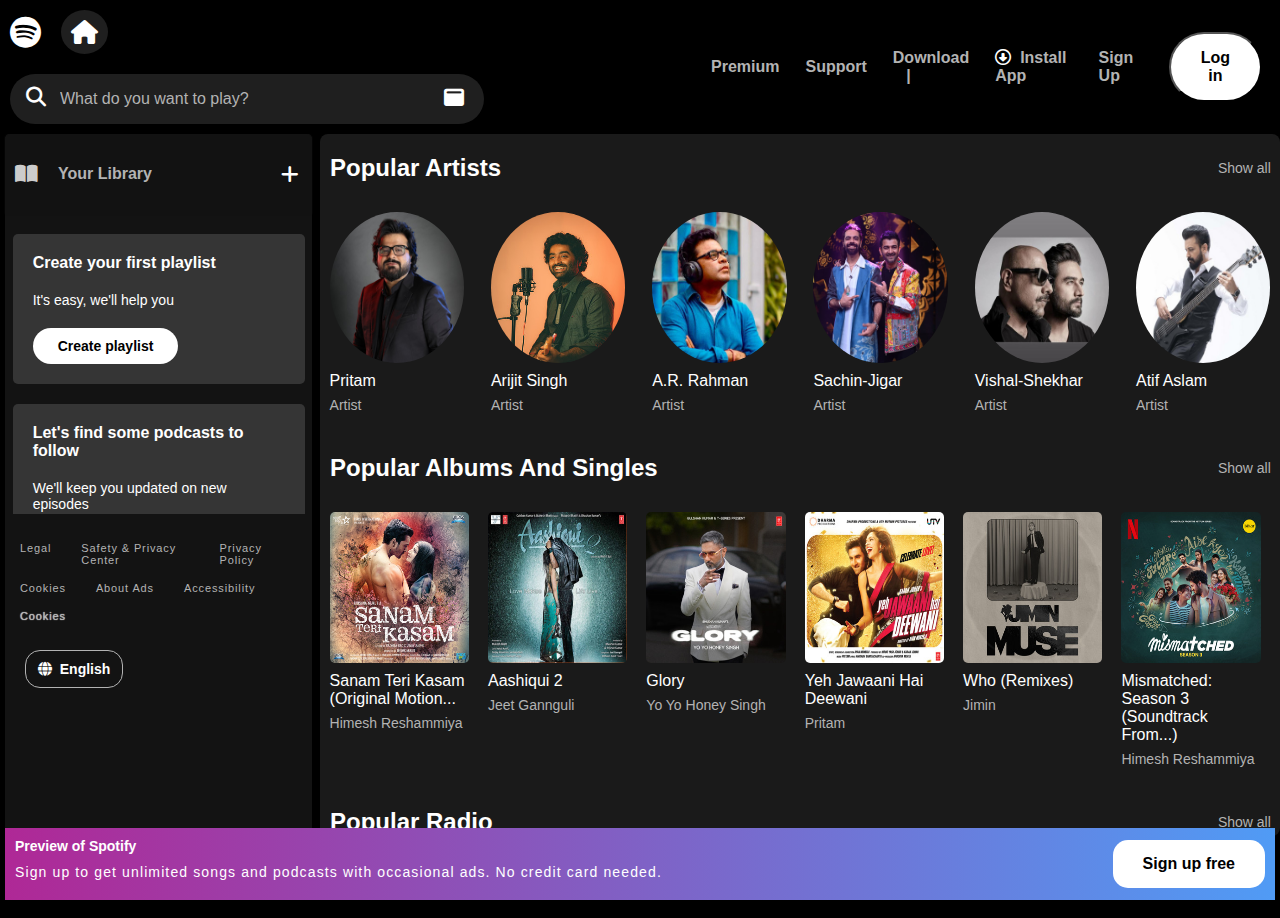
<file: index.html>
<!DOCTYPE html>
<html lang="en">

<head>
    <meta charset="UTF-8">
    <meta name="viewport" content="width=device-width, initial-scale=1.0">
    <title>Document</title>
    <link rel="stylesheet" href="https://cdnjs.cloudflare.com/ajax/libs/font-awesome/6.7.2/css/all.min.css">
    <link rel="stylesheet" href="style.css">
    <link rel="stylesheet" href="media.css">
</head>

<body style="background-color: black;">
    <header>
        <div class="header-mid">
            <div class="header-mid-left">
                <div class="header-mid-left-icon">
                    <a href=""> <i class="fa-brands fa-spotify"></i></a>
                    <a href=""><i class="fa-solid fa-house" id="home"></i></a>
                </div>
                <div class="header-mid-left-search">
                    <input type="text" placeholder="What do you want to play? ">
                    <i class="fa-solid fa-window-maximize Brows"></i>
                    <div class="megnifierPostion-Absolute">
                        <i class="fa-solid fa-magnifying-glass"></i>
                    </div>

                    <div class="searchHover">
                        <div class="search-hover-button">
                            <button>Ctrl</button>
                            <button>K</button>

                        </div>
                    </div>
                </div>
            </div>

            <div class="header-mid-right">

                <nav class="leptopNav">
                    <ul>
                        <li>
                            <a href="">Premium</a>
                        </li>
                        <li>
                            <a href="">Support</a>
                        </li>
                        <li>
                            <a href="">Download &nbsp;&nbsp;&nbsp;|</a>
                        </li>

                        <li>
                            <a href="" class="install_app"><i class="fa-regular fa-circle-down"></i>&nbsp;&nbsp;install app</a>
                        </li>
                        <li>
                            <a href="signup.html">sign up</a>
                        </li>
                        <li>
                            <button><a href="login.html">Log in</a></button>
                        </li>
                    </ul>

                </nav>

                <!-- <div class="close-icon">
                    <i class="fa-solid fa-close closeIcon"></i>
                </div> -->

                <nav class="mobileNav">

                    <ul>

                        <li>
                            <a href="login.html" style="font-size: 20px; color: white;">Login</a>
                        </li>
                        <li>
                            <a href="signup.html" style="font-size: 20px; color: white;">Sign Up</a>
                        </li>
                        <li>
                            <a href="">Premium</a>
                        </li>
                        <li>
                            <a href="">Help</a>
                        </li>
                        <li>
                            <a href="">Download</a>
                        </li>
                        <li>
                            <a href="">Privacy</a>
                        </li>
                        <li>
                            <a href="">Terms</a>
                        </li>
                    </ul>

                </nav>
                <i class="fa-solid fa-close closeIcon"></i>
            </div>

            <div class="tabMobIcon">
                <button>Open App</button>
                <i class="fa-solid fa-magnifying-glass"></i>
                <i class="fa-solid fa-bars micon"></i>
            </div>
        </div>
    </header>

    <section class="banner">
        <div class="banner-mid-library">
            <div class="banner-mid-library-heading">
                <div class="banner-mid-library-heding-left">
                    <button>
                        <i class="fa-solid fa-book-open"></i>
                        Your Library
                    </button>
                </div>
                <div class="banner-mid-library-heading-right">
                    <i class="fa-solid fa-plus"></i>
                </div>
            </div>
            <div class="banner-mid-library-contetent">
                <div class="banner-mid-library-content-mid">
                    <div class="banner-mid-library-content-mid-items">
                        <h5>Create your first playlist</h5>
                        <p>It's easy, we'll help you</p>
                        <button><a href="">Create playlist</a></button>
                    </div>
                </div>

                <div class="banner-mid-library-content-mid">
                    <div class="banner-mid-library-content-mid-items">
                        <h5>Let's find some podcasts to follow</h5>
                        <p>We'll keep you updated on new episodes</p>
                        <button><a href="">Browse Prodcasts</a></button>
                    </div>
                </div>
            </div>

            <div class="banner-mid-library-link">
                <div class="banner-mid-library-link-items">
                    <a href="">Legal</a>
                    <a href="">Safety & Privacy Center</a>
                    <a href="">Privacy Policy</a>

                </div>
                <div class="banner-mid-library-link-items">
                    <a href="">Cookies</a>
                    <a href="">About Ads</a>
                    <a href="">Accessibility</a>

                </div>
                <div class="banner-mid-library-link-items">
                    <a href="" class="Cookies">Cookies</a>
                </div>
            </div>
            <div class="banner-mid-library-language">
                <button><i class="fa-solid fa-globe"></i>&nbsp;&nbsp;English</button>
            </div>
        </div>
        <div class="banner-mid-artist">

            <div class="banner-mid-artist-content">
                <div class="banner-mid-artist-content-heaidng">
                    <a href="">Popular artists</a>
                    <span>Show all</span>
                </div>
                <div class="banner-mid-artist-items">
                    <div class="banner-mid-artist-items-content">
                        <figure>
                            <img src="images/ab67616100005174cb6926f44f620555ba444fca.jpg" alt="">
                        </figure>
                        <div class="banner-mid-artist-item-content-sub-hading">
                            <a href="">Pritam</a>
                            <p>Artist</p>
                        </div>
                        <div class="banner-mid-position">
                            <div class="banner-mid-poition-icon">
                                <i class="fa-solid fa-play"></i>
                            </div>
                        </div>
                    </div>

                    <div class="banner-mid-artist-items-content">
                        <figure>
                            <img src="images/ab676161000051745ba2d75eb08a2d672f9b69b7.jpg" alt="">
                        </figure>
                        <div class="banner-mid-artist-item-content-sub-hading">
                            <a href="">Arijit singh</a>
                            <p>Artist</p>
                        </div>
                        <div class="banner-mid-position">
                            <div class="banner-mid-poition-icon">
                                <i class="fa-solid fa-play"></i>
                            </div>
                        </div>
                    </div>

                    <div class="banner-mid-artist-items-content">
                        <figure>
                            <img src="images/ab67616100005174b19af0ea736c6228d6eb539c.jpg" alt="">
                        </figure>
                        <div class="banner-mid-artist-item-content-sub-hading">
                            <a href="">A.R. Rahman</a>
                            <p>Artist</p>
                        </div>
                        <div class="banner-mid-position">
                            <div class="banner-mid-poition-icon">
                                <i class="fa-solid fa-play"></i>
                            </div>
                        </div>
                    </div>

                    <div class="banner-mid-artist-items-content">
                        <figure>
                            <img src="images/ab67616100005174b69f6182a27407318b632a5f.jpg" alt="">
                        </figure>
                        <div class="banner-mid-artist-item-content-sub-hading">
                            <a href="">Sachin-Jigar</a>
                            <p>Artist</p>
                        </div>
                        <div class="banner-mid-position">
                            <div class="banner-mid-poition-icon">
                                <i class="fa-solid fa-play"></i>
                            </div>
                        </div>
                    </div>

                    <div class="banner-mid-artist-items-content">
                        <figure>
                            <img src="images/ab6761610000517490b6c3d093f9b02aad628eaf.jpg" alt="">
                        </figure>
                        <div class="banner-mid-artist-item-content-sub-hading">
                            <a href="">Vishal-Shekhar</a>
                            <p>Artist</p>
                        </div>
                        <div class="banner-mid-position">
                            <div class="banner-mid-poition-icon">
                                <i class="fa-solid fa-play"></i>
                            </div>
                        </div>
                    </div>

                    <div class="banner-mid-artist-items-content">
                        <figure>
                            <img src="images/ab67616100005174c40600e02356cc86f0debe84.jpg" alt="">
                        </figure>
                        <div class="banner-mid-artist-item-content-sub-hading">
                            <a href="">Atif Aslam</a>
                            <p>Artist</p>
                        </div>
                        <div class="banner-mid-position">
                            <div class="banner-mid-poition-icon">
                                <i class="fa-solid fa-play"></i>
                            </div>
                        </div>
                    </div>
                </div>
            </div>

            <div class="popular-albums">
                <div class="banner-mid-artist-content-heaidng">
                    <a href="">Popular albums and singles</a>
                    <span>Show all</span>
                </div>
                <div class="popular-mid-items">
                    <div class="popular-mid-items-content">
                        <figure>
                            <img src="images/ab67616d00001e02b889b365c25bfa01f9772a1e.jpg" alt="">
                        </figure>
                        <div class="banner-mid-artist-item-content-sub-hading">
                            <a href="">Sanam Teri Kasam (Original Motion...</a>
                            <p>Himesh Reshammiya</p>
                        </div>
                        <div class="banner-mid-position">
                            <div class="banner-mid-poition-icon">
                                <i class="fa-solid fa-play"></i>
                            </div>
                        </div>
                    </div>

                    <div class="popular-mid-items-content">
                        <figure>
                            <img src="images/ab67616d00001e026404721c1943d5069f0805f3.jpg" alt="">
                        </figure>
                        <div class="banner-mid-artist-item-content-sub-hading">
                            <a href="">Aashiqui 2</a>
                            <p>Jeet Gannguli</p>
                        </div>
                        <div class="banner-mid-position">
                            <div class="banner-mid-poition-icon">
                                <i class="fa-solid fa-play"></i>
                            </div>
                        </div>
                    </div>

                    <div class="popular-mid-items-content">
                        <figure>
                            <img src="images/ab67616d00001e02aad3f4b601ae8763b3fc4e88.jpg" alt="">
                        </figure>
                        <div class="banner-mid-artist-item-content-sub-hading">
                            <a href="">Glory</a>
                            <p>Yo Yo Honey Singh</p>
                        </div>
                        <div class="banner-mid-position">
                            <div class="banner-mid-poition-icon">
                                <i class="fa-solid fa-play"></i>
                            </div>
                        </div>
                    </div>

                    <div class="popular-mid-items-content">
                        <figure>
                            <img src="images/ab67616d00001e02707ea5b8023ac77d31756ed4.jpg" alt="">
                        </figure>
                        <div class="banner-mid-artist-item-content-sub-hading">
                            <a href="">Yeh Jawaani Hai Deewani</a>
                            <p>Pritam</p>
                        </div>
                        <div class="banner-mid-position">
                            <div class="banner-mid-poition-icon">
                                <i class="fa-solid fa-play"></i>
                            </div>
                        </div>
                    </div>

                    <div class="popular-mid-items-content">
                        <figure>
                            <img src="images/ab67616d00001e027f35adfbec3bb2bc8256802b.jpg" alt="">
                        </figure>
                        <div class="banner-mid-artist-item-content-sub-hading">
                            <a href="">Who (Remixes)</a>
                            <p>Jimin</p>
                        </div>
                        <div class="banner-mid-position">
                            <div class="banner-mid-poition-icon">
                                <i class="fa-solid fa-play"></i>
                            </div>
                        </div>
                    </div>

                    <div class="popular-mid-items-content">
                        <figure>
                            <img src="images/ab67616d00001e0279f4a87c23143f0abb14c279.jpg" alt="">
                        </figure>
                        <div class="banner-mid-artist-item-content-sub-hading">
                            <a href="">Mismatched: Season 3 (Soundtrack from...)</a>
                            <p>Himesh Reshammiya</p>
                        </div>
                        <div class="banner-mid-position">
                            <div class="banner-mid-poition-icon">
                                <i class="fa-solid fa-play"></i>
                            </div>
                        </div>
                    </div>
                </div>

            </div>

            <div class="popular-radio">
                <div class="banner-mid-artist-content-heaidng">
                    <a href="">Popular radio</a>
                    <span>Show all</span>
                </div>
                <div class="popular-radio-mid-items">
                    <div class="popular-radio-mid-items-content">
                        <figure>
                            <img src="images/en.jpg" alt="">
                        </figure>
                        <div class="banner-mid-artist-item-content-sub-hading">
                            <p>With Sachin-Jigar, Amit Trivedi, Mithoon....</p>
                        </div>
                        <div class="banner-mid-position">
                            <div class="banner-mid-poition-icon">
                                <i class="fa-solid fa-play"></i>
                            </div>
                        </div>
                    </div>



                    <div class="popular-radio-mid-items-content">
                        <figure>
                            <img src="images/en (2).jpg" alt="">
                        </figure>
                        <div class="banner-mid-artist-item-content-sub-hading">
                            <p>With Sachin-Jigar, Amit Trivedi, Mithoon....</p>
                        </div>
                        <div class="banner-mid-position">
                            <div class="banner-mid-poition-icon">
                                <i class="fa-solid fa-play"></i>
                            </div>
                        </div>
                    </div>

                    <div class="popular-radio-mid-items-content">
                        <figure>
                            <img src="images/en (1).jpg" alt="">
                        </figure>
                        <div class="banner-mid-artist-item-content-sub-hading">
                            <p>With Sachin-Jigar, Amit Trivedi, Mithoon....</p>
                        </div>
                        <div class="banner-mid-position">
                            <div class="banner-mid-poition-icon">
                                <i class="fa-solid fa-play"></i>
                            </div>
                        </div>
                    </div>

                    <div class="popular-radio-mid-items-content">
                        <figure>
                            <img src="images/en (3).jpg" alt="">
                        </figure>
                        <div class="banner-mid-artist-item-content-sub-hading">
                            <p>With Sachin-Jigar, Amit Trivedi, Mithoon....</p>
                        </div>
                        <div class="banner-mid-position">
                            <div class="banner-mid-poition-icon">
                                <i class="fa-solid fa-play"></i>
                            </div>
                        </div>
                    </div>

                    <div class="popular-radio-mid-items-content">
                        <figure>
                            <img src="images/en (6).jpg" alt="">
                        </figure>
                        <div class="banner-mid-artist-item-content-sub-hading">
                            <p>With Sachin-Jigar, Amit Trivedi, Mithoon....</p>
                        </div>
                        <div class="banner-mid-position">
                            <div class="banner-mid-poition-icon">
                                <i class="fa-solid fa-play"></i>
                            </div>
                        </div>
                    </div>

                    <div class="popular-radio-mid-items-content">
                        <figure>
                            <img src="images/en (5).jpg" alt="">
                        </figure>
                        <div class="banner-mid-artist-item-content-sub-hading">
                            <p>With Sachin-Jigar, Amit Trivedi, Mithoon....</p>
                        </div>
                        <div class="banner-mid-position">
                            <div class="banner-mid-poition-icon">
                                <i class="fa-solid fa-play"></i>
                            </div>
                        </div>
                    </div>
                </div>
            </div>

            <div class="featured-chart">
                <div class="banner-mid-artist-content-heaidng">
                    <a href="">Featured Charts</a>
                    <span>Show all</span>
                </div>
                <div class="featured-chart-mid-items">
                    <div class="featured-chart-mid-items-content">
                        <figure>
                            <img src="images/region_global_default.jpg" alt="">
                        </figure>
                        <div class="banner-mid-artist-item-content-sub-hading">
                            <p>Your weekly update of the most played....</p>
                        </div>
                        <div class="banner-mid-position">
                            <div class="banner-mid-poition-icon">
                                <i class="fa-solid fa-play"></i>
                            </div>
                        </div>
                    </div>


                    <div class="featured-chart-mid-items-content">
                        <figure>
                            <img src="images/region_in_default.jpg" alt="">
                        </figure>
                        <div class="banner-mid-artist-item-content-sub-hading">
                            <p>Your weekly update of the most played....</p>
                        </div>
                        <div class="banner-mid-position">
                            <div class="banner-mid-poition-icon">
                                <i class="fa-solid fa-play"></i>
                            </div>
                        </div>
                    </div>


                    <div class="featured-chart-mid-items-content">
                        <figure>
                            <img src="images/region_global_default (1).jpg" alt="">
                        </figure>
                        <div class="banner-mid-artist-item-content-sub-hading">
                            <p>Your weekly update of the most played....</p>
                        </div>
                        <div class="banner-mid-position">
                            <div class="banner-mid-poition-icon">
                                <i class="fa-solid fa-play"></i>
                            </div>
                        </div>
                    </div>

                    <div class="featured-chart-mid-items-content">
                        <figure>
                            <img src="images/region_in_default (1).jpg" alt="">
                        </figure>
                        <div class="banner-mid-artist-item-content-sub-hading">
                            <p>Your weekly update of the most played....</p>
                        </div>
                        <div class="banner-mid-position">
                            <div class="banner-mid-poition-icon">
                                <i class="fa-solid fa-play"></i>
                            </div>
                        </div>
                    </div>


                    <div class="featured-chart-mid-items-content">
                        <figure>
                            <img src="images/region_global_default (2).jpg" alt="">
                        </figure>
                        <div class="banner-mid-artist-item-content-sub-hading">
                            <p>Your weekly update of the most played....</p>
                        </div>
                        <div class="banner-mid-position">
                            <div class="banner-mid-poition-icon">
                                <i class="fa-solid fa-play"></i>
                            </div>
                        </div>
                    </div>


                    <div class="featured-chart-mid-items-content">
                        <figure>
                            <img src="images/region_in_default (2).jpg" alt="">
                        </figure>
                        <div class="banner-mid-artist-item-content-sub-hading">
                            <p>Your weekly update of the most played....</p>
                        </div>
                        <div class="banner-mid-position">
                            <div class="banner-mid-poition-icon">
                                <i class="fa-solid fa-play"></i>
                            </div>
                        </div>
                    </div>
                </div>
            </div>

            <div class="indias-best">
                <div class="banner-mid-artist-content-heaidng">
                    <a href="">india's best</a>
                    <span>Show all</span>
                </div>
                <div class="indias-best-items">
                    <div class="indias-best-items-content">
                        <figure>
                            <img src="images/ab67706f00000002bfdf6b7b6d0cd20979bd59b7.jpg" alt="">
                        </figure>
                        <div class="banner-mid-artist-item-content-sub-hading">
                            <p>Hottest tracks from your favourite I-Pop....</p>
                        </div>
                        <div class="banner-mid-position">
                            <div class="banner-mid-poition-icon">
                                <i class="fa-solid fa-play"></i>
                            </div>
                        </div>
                    </div>

                    <div class="indias-best-items-content">
                        <figure>
                            <img src="images/ab67706f0000000213c0e9696b1b67551355fa64.jpg" alt="">
                        </figure>
                        <div class="banner-mid-artist-item-content-sub-hading">
                            <p>Bollywood Central, jab baje toh seedha....</p>
                        </div>
                        <div class="banner-mid-position">
                            <div class="banner-mid-poition-icon">
                                <i class="fa-solid fa-play"></i>
                            </div>
                        </div>
                    </div>

                    <div class="indias-best-items-content">
                        <figure>
                            <img src="images/ab67706f0000000241958ea71003a05cb3d7ccc3.jpg" alt="">
                        </figure>
                        <div class="banner-mid-artist-item-content-sub-hading">
                            <p>Ultimate 101 Punjabi Hits with Shubh</p>
                        </div>
                        <div class="banner-mid-position">
                            <div class="banner-mid-poition-icon">
                                <i class="fa-solid fa-play"></i>
                            </div>
                        </div>
                    </div>

                    <div class="indias-best-items-content">
                        <figure>
                            <img src="images/ab67706f000000024e1563387174f7a0c6b5e0ca.jpg" alt="">
                        </figure>
                        <div class="banner-mid-artist-item-content-sub-hading">
                            <p>Finest collection of Tamil Music from the....</p>
                        </div>
                        <div class="banner-mid-position">
                            <div class="banner-mid-poition-icon">
                                <i class="fa-solid fa-play"></i>
                            </div>
                        </div>
                    </div>

                    <div class="indias-best-items-content">
                        <figure>
                            <img src="images/ab67706f00000002dda381d6e4b5ebc246bada8a.jpg" alt="">
                        </figure>
                        <div class="banner-mid-artist-item-content-sub-hading">
                            <p>The finest set of Telugu music from the....</p>
                        </div>
                        <div class="banner-mid-position">
                            <div class="banner-mid-poition-icon">
                                <i class="fa-solid fa-play"></i>
                            </div>
                        </div>
                    </div>

                    <div class="indias-best-items-content">
                        <figure>
                            <img src="images/ab67706f00000002e2881c83b28f451044b0b8f7.jpg" alt="">
                        </figure>
                        <div class="banner-mid-artist-item-content-sub-hading">
                            <p>Finest collection of Tamil Music from the....</p>
                        </div>
                        <div class="banner-mid-position">
                            <div class="banner-mid-poition-icon">
                                <i class="fa-solid fa-play"></i>
                            </div>
                        </div>
                    </div>
                </div>
            </div>

            <footer>
                <div class="footer-mid">
                    <div class="footer-mid-link">
                        <p>Company</p>
                        <nav>
                            <ul>
                                <li>
                                    <a href="">About</a>
                                </li>
                                <li>
                                    <a href="">Jobs</a>
                                </li>
                                <li>
                                    <a href="">For the Record</a>
                                </li>
                            </ul>
                        </nav>
                    </div>

                    <div class="footer-mid-link">
                        <p>Communities</p>
                        <nav>
                            <ul>
                                <li>
                                    <a href="">For Artists</a>
                                </li>
                                <li>
                                    <a href="">Developers</a>
                                </li>
                                <li>
                                    <a href="">Advertising</a>
                                </li>
                                <li>
                                    <a href="">Investors</a>
                                </li>
                                <li>
                                    <a href="">Vendors</a>
                                </li>
                        </nav>
                    </div>

                    <div class="footer-mid-link">
                        <p>Useful links</p>
                        <nav>
                            <ul>
                                <li>
                                    <a href="">Support</a>
                                </li>
                                <li>
                                    <a href="">Free Mobile App</a>
                                </li>
                            </ul>
                        </nav>
                    </div>

                    <div class="footer-mid-link">
                        <p>Spotify Plans</p>
                        <nav>
                            <ul>
                                <li>
                                    <a href="">Premium Individual</a>
                                </li>
                                <li>
                                    <a href="">Premium Duo</a>
                                </li>
                                <li>
                                    <a href="">Premium Family</a>
                                </li>
                                <li>
                                    <a href="">Premium Student</a>
                                </li>
                                <li>
                                    <a href="">Spotify Free</a>
                                </li>
                        </nav>
                    </div>
                    <div class="footer-mid-i">
                        <div class="footer-mid-icon">
                            <i class="fa-brands fa-instagram"></i>
                        </div>
                        <div class="footer-mid-icon">
                            <i class="fa-brands fa-twitter"></i>
                        </div>
                        <div class="footer-mid-icon">
                            <i class="fa-brands fa-facebook"></i>
                        </div>
                    </div>

                    <div class="border-div">
                        <p>© 2025 Spotify AB</p>
                    </div>

                </div>
            </footer>
        </div>
    </section>
    <section class="signUp-free">
        <div class="signUp-free-mid">
            <div class="signUp-free-content">
                <p>Preview of Spotify</p>
                <p id="signUp-P">Sign up to get unlimited songs and podcasts with occasional ads. No credit card needed.</p>
            </div>
            <div class="signUp-free-button">
                <button><a href="signup.html">Sign up free</a></button>
            </div>
        </div>
    </section>
</body>
<!-- <script>
    let micon = document.querySelector(".micon");
    let nav = document.querySelector(".header-mid-right");
    console.log(nav)
    micon.addEventListener("click", () => {
        nav.classList.toggle("showNavMenu");
        micon.classList.toggle("fa-close");

    })
</script> -->
<script src="script.js"></script>

</html>
</file>
<file: style.css>
* {
    margin: 0px;
    padding: 0px;
    font-family: sans-serif;
    list-style: none;
    text-decoration: none;
    color: white;
    box-sizing: border-box;
    /* overflow: hidden; */
}

.banner-mid-artist-items-content:hover .banner-mid-position {
    opacity: 1;
}

.popular-mid-items-content:hover .banner-mid-position,
.banner-mid-artist-item-content-sub-hading a {
    opacity: 1;
}

.popular-radio-mid-items-content:hover .banner-mid-position {
    opacity: 1;
}

.featured-chart-mid-items-content:hover .banner-mid-position {
    opacity: 1;
}

.indias-best-items-content:hover .banner-mid-position {
    opacity: 1;
}

.banner-mid-artist-content-heaidng>a:hover {
    text-decoration: underline;
}

.banner-mid-artist-content-heaidng>span:hover {
    text-decoration: underline;
}

.header-mid-right>nav>ul>li:hover {
    transform: scale(1.05);
}

.header-mid-right>nav>ul>li>button:hover {
    color: #B3B3B3;
}

.header-mid-right>nav>ul>li>a:hover {
    color: white;
    /* text-shadow: 0px 0px 0px white; */
}

#home:hover {
    transform: scale(1.05);
    color: #B3B3B3;
}

.banner-mid-library-heding-left>button:hover {
    /* transform: scale(1.05); */
    color: white;
    cursor: pointer;
}

.banner-mid-library-content-mid-items>button:hover {
    transform: scale(1.05);
    cursor: pointer;
}

.footer-mid-link>nav>ul>li>a:hover {
    color: white;
    text-decoration: underline;
}

.footer-mid-icon:hover {
    background-color: #767676;
}

.signUp-free-button>button:hover {
    transform: scale(1.05);
}

.inputForm:hover {
    border-color: white;
}

.loginInfo>button:hover {
    cursor: pointer;
    background-color: rgb(104, 251, 109);
}

.signUpphno>a:hover {
    cursor: pointer;
}

.mainContinue button:hover {
    border-color: white;
    cursor: pointer;
}

.loginInfo>input:hover {
    border-color: white;
}

.forgot:hover {
    color: #1ed760;
}

.forgotP>span>a:hover {
    color: #1ed760;
}

.banner-mid-library-language>button:hover {
    border-color: white;
    transform: scale(1.05);
    cursor: pointer;
}

.header-mid-left-search:hover .searchHover {
    opacity: 1;
}


/* .banner-mid-artist-item-content-sub-hading a:hover {
    text-decoration: underline;
}

.popular-radio-mid-items-content:hover .banner-mid-artist-item-content-sub-hading a {
    text-decoration: underline;
}

.featured-chart-mid-items-content:hover .banner-mid-artist-item-content-sub-hading a {
    text-decoration: underline;
}

.indias-best-items-content:hover .banner-mid-artist-item-content-sub-hading a {
    text-decoration: underline;
} */

header {
    position: sticky;
    top: 0px;
    background-color: black;
    z-index: 99;
}

.mobileNav {
    display: none;
}

.header-mid {
    max-width: 100%;
    margin: 0px 10px;
    display: flex;
    flex-wrap: wrap;
    padding: 10px 0px;
    justify-content: space-between;
    align-items: center;
}

.header-mid>i {
    display: none;
}

.header-mid-left {
    flex-basis: 40%;
    /* border: 1px solid red; */
    display: flex;
    flex-wrap: wrap;
    align-items: center;
    gap: 20px;
}

.header-mid-left-icon {
    display: flex;
    align-items: center;
    gap: 20px;
}

.header-mid-left-icon>a>i {
    font-size: 32px;
}

#home {
    padding: 10px;
    font-size: 24px;
    background-color: #1F1F1F;
    border-radius: 50%;
}

.header-mid-left-search {
    position: relative;
}

.header-mid-left-search>input {
    font-size: 16px;
    padding: 20px 50px;
}

.header-mid-left-search>input[type="text"] {
    background-color: #1F1F1F;
    width: 474px;
    height: 50px;
    border: none;
    border-radius: 50px;
}

.header-mid-left-search>input::placeholder {
    color: #B3B3B3;
}

.megnifierPostion-Absolute {
    color: #B3B3B3;
    font-size: 20px;
    position: absolute;
    top: 12px;
    left: 16px;
}

.searchHover {
    width: 100%;
    height: 50px;
    position: absolute;
    top: 0px;
    opacity: 0;
    transition: 1s;
    border-radius: 50px;
    background-color: #cccccc1c;
    display: flex;
    align-items: center;
    justify-content: center;
    border: 1px solid #cccccc1c;
}

.search-hover-button {
    display: flex;
    flex-wrap: wrap;
    justify-content: center;
    align-items: center;
    align-content: center;
    gap: 5px;
    margin-left: 120px;
}

.searchHover button {
    border: 1px solid #cccccc1c;
    border-radius: 5px;
    padding: 5px 8px;
    background-color: transparent;
    color: #B3B3B3;
    font-weight: 800;
}

.searchHover>input {
    width: 100%;
    font-size: 16px;
    padding: 20px 50px;
    background-color: #cccccc1c;
    border-radius: 50px;
}

.searchHover>input[type="text"] {
    width: 474px;
    height: 50px;
    border: none;
}

.Brows {
    top: 14px;
    position: absolute;
    font-size: 20px;
    right: 20px;
}

.header-mid-right {
    flex-basis: 45%;
    display: flex;
    flex-wrap: wrap;
    justify-content: space-between;
    align-items: center;
    /* border: 1px solid green; */
}

.header-mid-right>nav>ul {
    display: flex;
    align-items: center;
    justify-content: space-between;
    gap: 10px;
}

.header-mid-right>nav>ul>li {
    padding: 0px 8px;
}

.header-mid-right>nav>ul>li>a {
    color: #B3B3B3;
    font-size: 16px;
    font-weight: 700;
    text-transform: capitalize;
    transform: scale(1);
}

.header-mid-right>nav>ul>li>button>a {
    color: black;
}

.header-mid-right>nav>ul>li>button {
    background-color: white;
    color: black;
    padding: 15px 30px;
    font-size: 16px;
    font-weight: 700;
    border-radius: 150px;
    cursor: pointer;
}

.header-mid>button {
    background-color: white;
    color: black;
    padding: 15px 30px;
    font-size: 16px;
    font-weight: 700;
    border-radius: 150px;
    cursor: pointer;
}

.tabMobIcon {
    display: none;
}

.closeIcon {
    display: none;
}

.banner {
    max-width: 100%;
    display: flex;
    flex-wrap: wrap;
    justify-content: space-between;
    /* margin: 0px 10px; */
    margin-bottom: 10px;
    /* border: 1px solid red; */
}

.banner-mid-library {
    flex-basis: 24%;
    background: #131313;
    border-radius: 5px;
    margin: 0px 5px;
    /* border: 5px solid yellow; */
    height: 78vh;
}

.banner-mid-library-heading {
    width: 100%;
    /* height: 50px; */
    background: #121212;
    box-shadow: 0px 0px 2px 0px #121212;
    border-radius: 5px 5px 0px 0px;
    display: flex;
    flex-wrap: wrap;
    justify-content: space-between;
    align-items: center;
    padding: 20px 0px;
}

.banner-mid-library-heding-left {
    flex-basis: 60%;
    /* border: 1px solid red; */
    display: flex;
    align-items: center;
    margin: 10px;
}

.banner-mid-library-heding-left>button {
    background-color: transparent;
    border: none;
    display: flex;
    align-items: center;
    gap: 20px;
    color: #B3B3B3;
    font-size: 16px;
    font-weight: 700;
}

.banner-mid-library-heading-right {
    flex-basis: 10%;
}

.banner-mid-library-heading-right>i {
    font-size: 20px;
}

.banner-mid-library-heding-left>button>i {
    font-size: 20px;
    color: #ccc;
}

.banner-mid-library-contetent {
    height: 300px;
    background-color: transparent;
    overflow-y: scroll;
    /* border: 1px solid red; */
}


/* Customize the scrollbar itself */

.banner-mid-library-contetent::-webkit-scrollbar {
    width: 12px;
    /* Width of the scrollbar */
    background-color: #121212;
    /* Background color of the scrollbar */
}


/* Style the draggable part of the scrollbar */

.banner-mid-library-contetent::-webkit-scrollbar-thumb {
    background-color: #888;
    /* Color of the draggable thumb */
    /* Optional: for rounded corners */
}


/* Style the thumb when it's hovered */

.banner-mid-library-contetent::-webkit-scrollbar-thumb:hover {
    background-color: #555;
    /* Darker color when hovering */
}

.banner-mid-library-content-mid {
    width: 95%;
    background-color: #353535;
    margin: 20px auto;
    border-radius: 5px;
}

.banner-mid-library-content-mid-items {
    padding: 20px;
}

.banner-mid-library-content-mid-items>h5 {
    font-size: 16px;
    font-weight: 700;
    color: #ffff;
}

.banner-mid-library-content-mid-items>p {
    font-weight: normal;
    font-size: 14px;
    color: #ffff;
    padding: 20px 0px;
}

.banner-mid-library-content-mid-items>button {
    background-color: white;
    padding: 10px 25px;
    border-radius: 20px;
    border: none;
}

.banner-mid-library-content-mid-items>button>a {
    font-size: 14px;
    font-weight: 600;
    color: black;
}

.banner-mid-library-link {
    width: 89%;
    /* border: 1px solid yellow; */
    display: flex;
    flex-wrap: wrap;
    margin: 20px 10px;
}

.banner-mid-library-link-items {
    display: flex;
    gap: 30px;
    margin: 8px 5px;
}

.banner-mid-library-link-items>a {
    font-size: 11px;
    letter-spacing: .08em;
    color: #B3B3B3;
}

.Cookies {
    font-size: 20px;
    text-shadow: 0px 0px 1px white;
    padding-right: 50px;
}

.banner-mid-library-language {
    margin: 0px 20px;
}

.banner-mid-library-language>button {
    color: white;
    background-color: transparent;
    border: 1px solid #B3B3B3;
    border-radius: 15px;
    font-size: 14px;
    font-weight: bold;
    padding: 10px 12px;
}

.banner-mid-artist {
    flex-basis: 75%;
    /* height: 200px; */
    background: #1a1a1a;
    border-radius: 8px;
    /* border: 5px solid yellow; */
    height: 78vh;
    overflow-y: scroll;
    overflow-x: hidden;
}


/* Customize the scrollbar itself */

.banner-mid-artist::-webkit-scrollbar {
    width: 12px;
    /* Width of the scrollbar */
    background-color: #121212;
    /* Background color of the scrollbar */
}


/* Style the draggable part of the scrollbar */

.banner-mid-artist::-webkit-scrollbar-thumb {
    background-color: #888;
    /* Color of the draggable thumb */
    /* Optional: for rounded corners */
}


/* Style the thumb when it's hovered */

.banner-mid-artist::-webkit-scrollbar-thumb:hover {
    background-color: #555;
    /* Darker color when hovering */
}

.banner-mid-artist-content {
    max-width: 100%;
    /* border: 1px solid blue; */
    margin: 20px 0px;
}

.banner-mid-artist-content-heaidng {
    width: 98%;
    display: flex;
    flex-wrap: wrap;
    justify-content: space-between;
    align-items: center;
    margin: 20px 10px;
}

.banner-mid-artist-content-heaidng>a {
    font-size: 24px;
    font-weight: 700;
    text-transform: capitalize;
}

.banner-mid-artist-content-heaidng>span {
    color: #B3B3B3;
    font-size: 14px;
    cursor: pointer;
}

.banner-mid-artist-items {
    width: 100%;
    /* border: 1px solid red; */
    display: flex;
    flex-wrap: wrap;
    justify-content: space-between;
}

.banner-mid-artist-items-content {
    flex-basis: 14%;
    margin: 1%;
    /* border: 1px solid green; */
    /* background: transparent; */
    /* border-radius: 50%; */
    border: none;
    position: relative;
}

.banner-mid-artist-items-content>figure>img {
    width: 100%;
    height: 151px;
    border-radius: 50%;
}

.banner-mid-artist-item-content-sub-hading {
    margin: 5px 0px;
    cursor: pointer;
}

.banner-mid-artist-item-content-sub-hading>a {
    font-size: 16px;
    font-weight: 400;
    text-transform: capitalize;
    /* padding-bottom: 10px; */
    /* line-height: 23px; */
}

.banner-mid-artist-item-content-sub-hading>p {
    padding: 5px 0px;
    font-size: 14px;
    color: #B3B3B3;
    line-height: 20px;
    /* letter-spacing: .03em; */
}

.banner-mid-position {
    background-color: #919b9317;
    width: 180px;
    height: 250px;
    position: absolute;
    top: -11px;
    border-radius: 5px;
    left: -10px;
    cursor: pointer;
    opacity: 0;
    transition: 0.5s;
}

.banner-mid-poition-icon {
    width: 50px;
    height: 50px;
    background-color: #65eb65;
    margin: auto;
    display: flex;
    justify-content: center;
    align-items: center;
    border-radius: 50%;
    position: absolute;
    bottom: 85px;
    right: 8px;
}

.banner-mid-poition-icon>i {
    color: black;
    font-size: 20px;
}

.popular-albums {
    width: 100%;
    /* border: 1px solid red; */
    margin: 20px 0px;
}

.popular-mid-items {
    width: 100%;
    /* border: 1px solid green; */
    display: flex;
    flex-wrap: wrap;
}

.popular-mid-items-content {
    flex-basis: 14.50%;
    margin: 1%;
    position: relative;
}

.popular-mid-items-content>figure>img {
    height: 151px;
    width: 100%;
    border-radius: 5px;
}

.popular-radio {
    /* border: 1px solid red; */
    margin: 20px 0px;
}

.popular-radio-mid-items {
    display: flex;
    flex-wrap: wrap;
}

.popular-radio-mid-items-content {
    flex-basis: 14.50%;
    margin: 1%;
    position: relative;
    /*   */
}

.popular-radio-mid-items-content>figure>img {
    width: 100%;
    height: 151px;
    border-radius: 5px;
}

.featured-chart {
    margin: 20px 0px;
    /* border: 1px solid blue; */
}

.featured-chart-mid-items {
    display: flex;
    flex-wrap: wrap;
}

.featured-chart-mid-items-content {
    flex-basis: 14.50%;
    margin: 1%;
    position: relative;
}

.featured-chart-mid-items-content>figure>img {
    width: 100%;
    height: 151px;
    border-radius: 5px;
}

.indias-best {
    margin: 20px 0px;
}

.indias-best-items {
    display: flex;
    flex-wrap: wrap;
}

.indias-best-items-content {
    flex-basis: 14.50%;
    margin: 1%;
    position: relative;
}

.indias-best-items-content>figure>img {
    width: 100%;
    border-radius: 5px;
}

footer {
    width: 100%;
}

.footer-mid {
    width: 100%;
    /* border: 1px solid yellow; */
    display: flex;
    flex-wrap: wrap;
    margin: auto;
}

.footer-mid-link {
    flex-basis: 18%;
    margin: 1%;
    /* border: 1px solid blue; */
}

.footer-mid-link>p {
    font-size: 16px;
    font-weight: 700;
    padding-bottom: 10px;
}

.footer-mid-link>nav>ul>li {
    padding: 5px 0px;
}

.footer-mid-link>nav>ul>li>a {
    color: #B3B3B3;
}

.footer-mid-i {
    /* border: 1px solid green; */
    display: flex;
}

.footer-mid-icon {
    width: 40px;
    height: 40px;
    border-radius: 50%;
    font-size: 20px;
    background-color: #292929;
    color: black;
    display: flex;
    justify-content: center;
    align-items: center;
    flex-wrap: wrap;
    /* gap: 20px; */
    margin: 0px 10px;
}

.border-div {
    width: 95%;
    margin: 20px auto;
    border-top: 0.5px solid #dedcdc;
}

.border-div>p {
    font-size: 14px;
    color: #B3B3B3;
    padding: 20px 0px;
}

.signUp-free {
    max-width: 100%;
    /* height: 200px; */
    background-image: linear-gradient(90deg, #af2896, #509bf5);
    margin: 0px 5px;
    position: sticky;
    bottom: 0px;
}

.signUp-free-mid {
    display: flex;
    flex-wrap: wrap;
    justify-content: space-between;
    padding: 10px;
    align-items: center;
}

.signUp-free-content>p {
    font-size: 14px;
    font-weight: 700;
}

#signUp-P {
    font-weight: 400;
    letter-spacing: .08em;
    padding: 10px 0px;
}

.signUp-free-button>button {
    background-color: white;
    padding: 15px 30px;
    border: none;
    border-radius: 15px;
}

.signUp-free-button>button>a {
    color: black;
    font-weight: 600;
    font-size: 16px;
}


/* --------------------LOGIN STYE----------------- */

.LoginBody {
    /* background: linear-gradient(rgb(0, 0, 0) 100%, rgba(255, 255, 255, 0.1) 0%); */
    background-color: black;
}

.loginMain {
    max-width: 734px;
    margin: 50px auto;
    background-color: #121212;
    /* height: 500px; */
    display: flex;
    border-radius: 5px;
    text-align: center;
    flex-direction: column;
}

.logMain-heading>i {
    padding: 20px 0px;
    font-size: 36px;
}

.logMain-heading>h1 {
    font-weight: 800;
    font-size: 32px;
    letter-spacing: .0em;
}

.mainContinue {
    max-width: 324px;
    margin: 20px auto;
    /* border: 1px solid blue; */
}

.mainContinue>button {
    width: 100%;
    background-color: transparent;
    color: white;
    border: 1px solid #ccc;
    display: flex;
    align-items: center;
    padding: 10px 34px;
    /* gap: 15px; */
    border-radius: 20px;
    justify-content: space-around;
    margin: 20px 0px;
}

.mainContinue>button>img {
    width: 24px;
    height: 24px;
}

.mainContinue>button>a {
    font-size: 18px;
    color: white;
    font-weight: 600;
}

.hrtag {
    margin-top: 50px;
    border: 0.5px solid white;
}

.loginInfo {
    max-width: 324px;
    margin: 30px auto;
    /* border: 1px solid red; */
    font-weight: 600;
    text-align: left;
    /* position: relative; */
}

.loginInfo>p {
    font-size: 14px;
}

input[type="text"] {
    width: 340px;
}

input[type="password"] {
    width: 340px;
}

input::placeholder {
    font-size: 16px;
}

.inputForm {
    background-color: transparent;
    color: white;
    border: 1px solid #ccc;
    margin: 10px 0px;
    padding: 15px 10px;
    border-radius: 2px;
}

.eyePositionRelative {
    position: relative;
}

.eyePosition {
    position: absolute;
    top: 20px;
    color: #B3B3B3;
    font-size: 23px;
    right: 0px;
    font-weight: normal;
}

.loginInfo>button {
    width: 324px;
    background-color: #1ed760;
    color: black;
    padding: 12px 20px;
    border: none;
    font-weight: 800;
    font-size: 16px;
    border-radius: 20px;
    margin: 10px;
}

.forgot {
    display: flex;
    justify-content: center;
    text-decoration: underline;
    font-weight: 500;
    letter-spacing: .05em;
    margin-top: 50px;
}

.forgotP {
    max-width: 364px;
    margin: auto;
    text-align: left;
    color: #B3B3B3;
    padding-bottom: 50px;
}

.forgotP>span>a {
    text-decoration: underline;
}

.loginfooter {
    max-width: 100%;
    margin-top: 10px;
    text-align: center;
    background-color: #121212;
}

.loginfooter>p {
    font-size: 12px;
    color: #B3B3B3;
    letter-spacing: .05em;
    padding: 30px 0px;
}

.loginfooter>p>a {
    text-decoration: underline;
    color: #B3B3B3;
}


/* ---------------------SIGN UP STYLE------------------ */

.sicon {
    display: flex;
    justify-content: center;
    padding-top: 50px;
    color: white;
    font-size: 40px;
}

.signup-main {
    max-width: 388px;
    /* border: 1px solid red; */
    margin: auto;
}

.signup-heading {
    max-width: 100%;
}

.signup-heading>h1 {
    font-size: 48px;
    text-align: center;
    font-weight: 600;
    /* line-height: 0px; */
}

.signUpphno {
    font-size: 14px;
    letter-spacing: .01em;
    padding-bottom: 20px;
}

.signUpphno>a {
    color: #1ed760;
    text-decoration: underline;
}

.borderOr {
    max-width: 100%;
    display: flex;
    flex-wrap: wrap;
    align-items: center;
    gap: 20px;
    margin: 30px auto;
    overflow: hidden;
}

.borderOr>span {
    font-size: 14px;
}

.borderLeft-Or {
    flex-basis: 35%;
    margin-left: 20px;
    border: 0.5px solid #ccc;
}

.borderRight-Or {
    flex-basis: 35%;
    border: 0.5px solid #ccc;
}

.singUp-footer {
    max-width: 100%;
    margin: 30px 0px;
    text-align: center;
}

.singUp-footer>h6 {
    font-size: 14px;
    color: #B3B3B3;
}

.singUp-footer>h6>a {
    text-decoration: underline;
}

.singUp-footer>p {
    padding-top: 20px;
    text-align: center;
    font-size: 12px;
    color: #B3B3B3;
    line-height: 20px;
    letter-spacing: .04em;
}

.singUp-footer>p>a {
    color: #B3B3B3;
    text-decoration: underline;
}
</file>
<file: media.css>
@media only screen and (min-width:200px) and (max-width:575px) {
            .leptopNav {
                display: none;
            }
            .mobileNav {
                margin: 80px auto;
                display: block;
            }
            .header-mid-left-search {
                display: none;
            }
            .header-mid-left-icon>a>i {
                font-size: 28px;
            }
            .header-mid>i {
                display: block;
                font-size: 20px;
            }
            #home {
                font-size: 14px;
                border-radius: 50%;
            }
            .header-mid-right>nav>ul {
                align-items: start;
            }
            .header-mid-right>nav>ul {
                padding: 0px 10px;
                flex-direction: column;
                gap: 30px;
                text-align: left;
                /* border: 1px solid red; */
                align-items: normal;
            }
            .header-mid-right {
                position: fixed;
                top: 0px;
                width: 100%;
                height: 100vh;
                background-color: black;
                left: -100%;
                transition: 0.5s;
                align-items: normal;
            }
            .header-mid-right>nav>ul>li {
                padding: 0px 8px;
            }
            .tabMobIcon>button {
                display: block;
                background-color: white;
                color: black;
                padding: 10px 20px;
                font-size: 12px;
                font-weight: 700;
                border-radius: 150px;
                cursor: pointer;
            }
            .tabMobIcon {
                display: block;
                display: flex;
                align-items: center;
                gap: 10px;
                /* justify-content: space-between; */
            }
            .showNavMenu {
                left: 0%;
            }
            .closeIcon {
                display: block;
                font-size: 30px;
                /* text-align: left; */
            }
            .banner {
                flex-direction: column;
            }
            .banner-mid-library {
                display: none;
            }
            .banner-mid-position {
                display: none;
            }
            .banner-mid-artist-items-content {
                flex-basis: 47%;
            }
            .banner-mid-artist-content-heaidng>a {
                font-size: 15px;
                font-weight: 700;
            }
            .banner-mid-artist-content-heaidng {
                margin: 20px 0px;
            }
            .banner-mid-artist-content-heaidng>span {
                color: #B3B3B3;
                font-size: 12px;
                cursor: pointer;
            }
            .popular-mid-items-content {
                flex-basis: 46%;
                margin: 2%;
            }
            .popular-radio-mid-items-content {
                flex-basis: 46%;
                margin: 2%;
            }
            .featured-chart-mid-items-content {
                flex-basis: 46%;
                margin: 2%;
            }
            .indias-best-items-content {
                flex-basis: 46%;
                margin: 2%;
            }
            .footer-mid {
                flex-direction: column;
            }
            .footer-mid-link {
                margin: 6%;
                /* border: 1px solid blue; */
            }
            .signUp-free {
                display: none;
            }
            /* ----------------LOGIN SECTION--------------- */
            input[type="text"] {
                max-width: 300px;
            }
            input[type="password"] {
                max-width: 300px;
            }
            .loginInfo>button {
                width: 272px;
            }
            .mainContinue>button {
                padding: 10px 25px;
            }
            /* -------------------SIGN UP SECTION----------------------- */
            .signup-heading>h1 {
                font-size: 30px;
            }
            .borderLeft-Or {
                flex-basis: 30%;
            }
            .borderRight-Or {
                flex-basis: 30%;
            }
        }
        
        @media only screen and (min-width:576px) and (max-width:992px) {
            /* header {
                display: none;
            } */
            .leptopNav {
                display: none;
            }
            .mobileNav {
                margin: 80px auto;
                display: block;
            }
            .header-mid-left-search {
                display: none;
            }
            .header-mid>i {
                display: block;
            }
            .header-mid-right>nav>ul {
                align-items: start;
            }
            .header-mid-right>nav>ul {
                flex-direction: column;
                gap: 20px;
                text-align: left;
            }
            .header-mid-right {
                position: fixed;
                top: 0px;
                width: 100%;
                height: 100vh;
                background-color: black;
                left: -100%;
                transition: 0.5s;
                align-items: normal;
            }
            .showNavMenu {
                left: 0%;
            }
            .closeIcon {
                display: block;
                font-size: 30px;
                /* text-align: left; */
            }
            .header-mid-right>nav>ul>li {
                padding: 0px 8px;
            }
            .showNavMenu {
                left: 0%;
            }
            .tabMobIcon {
                display: block;
                display: flex;
                align-items: center;
                justify-content: space-between;
                gap: 20px;
            }
            .tabMobIcon>button {
                background-color: white;
                color: black;
                padding: 15px 30px;
                font-size: 20px;
                font-weight: 700;
                border-radius: 150px;
                cursor: pointer;
            }
            .tabMobIcon>i {
                font-size: 25px;
            }
            .banner-mid-library {
                display: none;
            }
            .banner {
                flex-direction: column;
            }
            .banner-mid-artist-items-content {
                flex-basis: 14.50%;
            }
            .banner-mid-artist-items-content>figure>img {
                width: 93%;
                height: 111px;
            }
            .banner-mid-position {
                display: none;
            }
            .popular-mid-items-content {
                flex-basis: 14.50%;
            }
            .banner-mid-artist-item-content-sub-hading>a {
                font-size: 12px;
            }
            .signUp-free {
                display: none;
            }
        }
</file>
